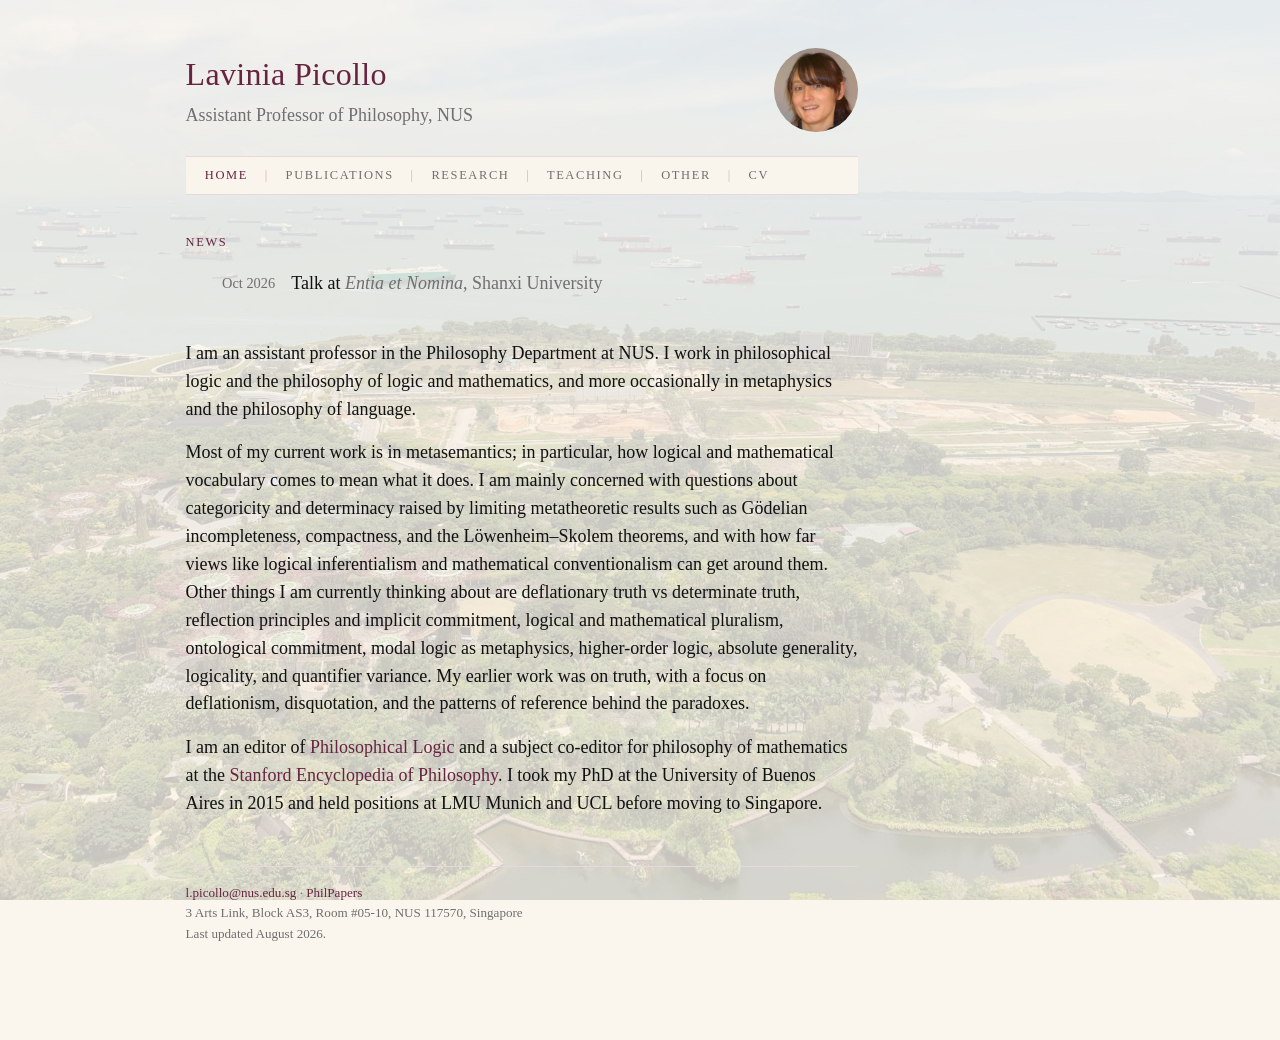
<file: index.html>
<!DOCTYPE html>
<html lang="en-GB">
<head>
<meta charset="utf-8">
<meta name="viewport" content="width=device-width, initial-scale=1">
<meta name="description" content="Lavinia Picollo is an assistant professor of philosophy at the National University of Singapore, working in philosophical logic and the philosophy of logic and mathematics.">
<link rel="canonical" href="https://laviniapicollo.com/">
<title>Lavinia Picollo</title>
<link rel="stylesheet" href="style.css">
</head>
<body>
<div class="wrap">

  <div class="masthead">
    <div>
      <h1><a href="index.html">Lavinia Picollo</a></h1>
      <p class="sub">Assistant Professor of Philosophy, NUS</p>
    </div>
    <img class="portrait" src="portrait.jpg" alt="Lavinia Picollo">
  </div>
  <nav class="jump">
    <a href="index.html" aria-current="page">Home</a>
    <span class="sep">|</span>
    <a href="publications.html">Publications</a>
    <span class="sep">|</span>
    <a href="research.html">Research</a>
    <span class="sep">|</span>
    <a href="teaching.html">Teaching</a>
    <span class="sep">|</span>
    <a href="other.html">Other</a>
    <span class="sep">|</span>
    <a href="cv.pdf">CV</a>
  </nav>

  <!-- ============ NEWS ============
       Hand-maintained: keep the few most recent and upcoming items.
       Drop a talk once it has happened; move a paper on once it is out.
       The fuller list lives on publications.html. -->
  <section id="news" class="plain">
    <div class="body">
      <h3 class="sub2">News</h3>
      <div class="entries">

        <div class="d">Oct 2026</div>
        <div class="e">Talk at <span class="meta"><i>Entia et Nomina</i>, Shanxi University</span></div>
      </div>
    </div>
  </section>

  <div class="lede">
    <p>I am an assistant professor in the Philosophy Department at NUS. I work in philosophical logic and the philosophy of logic and mathematics, and more occasionally in metaphysics and the philosophy of language.</p>
    <p>Most of my current work is in metasemantics; in particular, how logical and mathematical vocabulary comes to mean what it does. I am mainly concerned with questions about categoricity and determinacy raised by limiting metatheoretic results such as Gödelian incompleteness, compactness, and the Löwenheim&ndash;Skolem theorems, and with how far views like logical inferentialism and mathematical conventionalism can get around them. Other things I am currently thinking about are deflationary truth vs determinate truth, reflection principles and implicit commitment, logical and mathematical pluralism, ontological commitment, modal logic as metaphysics, higher-order logic, absolute generality, logicality, and quantifier variance. My earlier work was on truth, with a focus on deflationism, disquotation, and the patterns of reference behind the paradoxes.</p>
    <p>I am an editor of <a href="https://www.philosophical-logic.org">Philosophical Logic</a> and a subject co-editor for philosophy of mathematics at the <a href="https://plato.stanford.edu/">Stanford Encyclopedia of Philosophy</a>. I took my PhD at the University of Buenos Aires in 2015 and held positions at LMU Munich and UCL before moving to Singapore.</p>
  </div>

  <footer><a href="mailto:l.picollo@nus.edu.sg">l.picollo@nus.edu.sg</a> &middot; <a href="https://philpeople.org/profiles/lavinia-maria-picollo">PhilPapers</a><br>
    3 Arts Link, Block AS3, Room #05-10, NUS 117570, Singapore<br>
    Last updated August 2026.</footer>
</div>
</body>
</html>
</file>
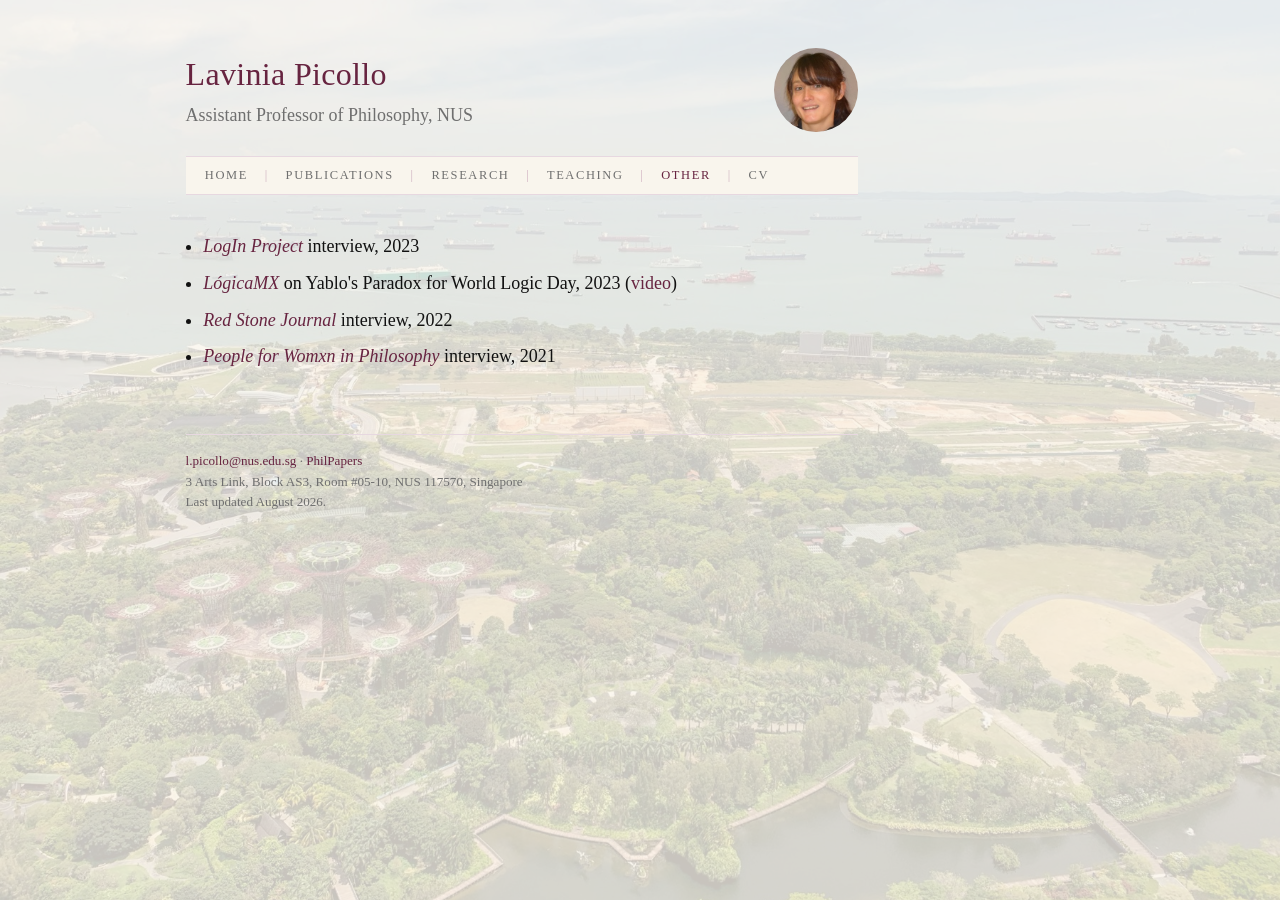
<file: other.html>
<!DOCTYPE html>
<html lang="en-GB">
<head>
<meta charset="utf-8">
<meta name="viewport" content="width=device-width, initial-scale=1">
<meta name="description" content="Interviews and public philosophy by Lavinia Picollo.">
<link rel="canonical" href="https://laviniapicollo.com/other.html">
<title>Other · Lavinia Picollo</title>
<link rel="stylesheet" href="style.css">
</head>
<body>
<div class="wrap">

  <div class="masthead">
    <div>
      <h1><a href="index.html">Lavinia Picollo</a></h1>
      <p class="sub">Assistant Professor of Philosophy, NUS</p>
    </div>
    <img class="portrait" src="portrait.jpg" alt="Lavinia Picollo">
  </div>
  <nav class="jump">
    <a href="index.html">Home</a>
    <span class="sep">|</span>
    <a href="publications.html">Publications</a>
    <span class="sep">|</span>
    <a href="research.html">Research</a>
    <span class="sep">|</span>
    <a href="teaching.html">Teaching</a>
    <span class="sep">|</span>
    <a href="other.html" aria-current="page">Other</a>
    <span class="sep">|</span>
    <a href="cv.pdf">CV</a>
  </nav>

  <section id="other" class="plain">
    <div class="body">
      <ul class="plain">
        <li><a href="https://open.spotify.com/episode/0YNKsvkwLanz6YsQ8L6qIJ"><i>LogIn Project</i></a> interview, 2023</li>
        <li><a href="https://logicamx.wixsite.com/logicamx/introduccion-a-las-paradojas"><i>LógicaMX</i></a> on Yablo's Paradox for World Logic Day, 2023 (<a href="https://www.youtube.com/watch?v=TrnLCFsN5i8">video</a>)</li>
        <li><a href="https://www.youtube.com/channel/UC7jPHVn9CVHK4a7XossSdkQ/featured"><i>Red Stone Journal</i></a> interview, 2022</li>
        <li><a href="https://pwips.home.blog/2021/01/21/interview-with-academics-5-dr-lavinia-picollo/"><i>People for Womxn in Philosophy</i></a> interview, 2021</li>
      </ul>
    </div>
  </section>

  <footer><a href="mailto:l.picollo@nus.edu.sg">l.picollo@nus.edu.sg</a> &middot; <a href="https://philpeople.org/profiles/lavinia-maria-picollo">PhilPapers</a><br>
    3 Arts Link, Block AS3, Room #05-10, NUS 117570, Singapore<br>
    Last updated August 2026.</footer>
</div>
</body>
</html>
</file>
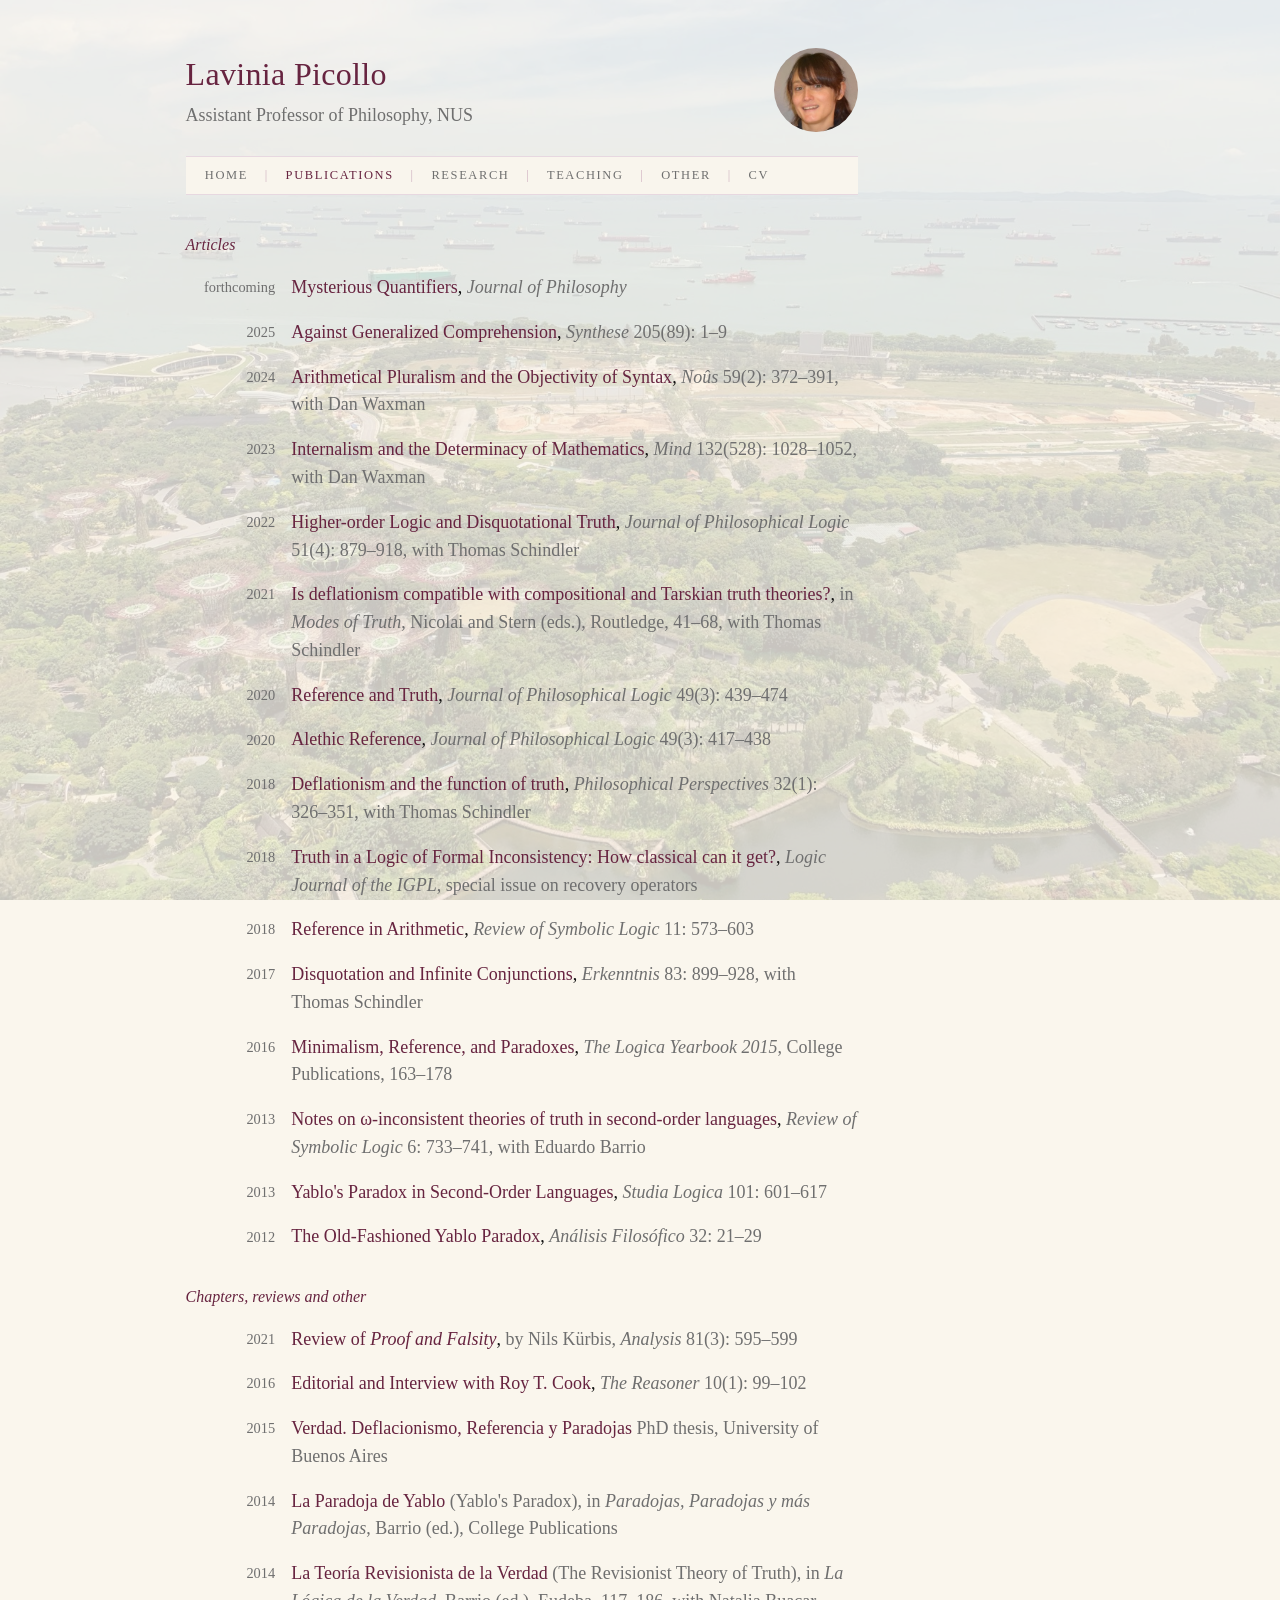
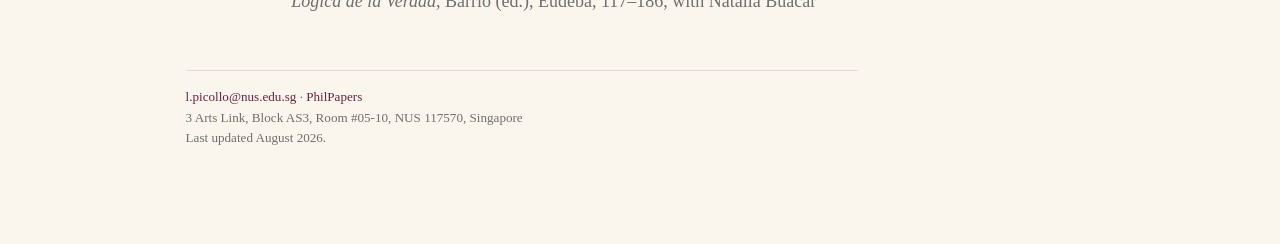
<file: publications.html>
<!DOCTYPE html>
<html lang="en-GB">
<head>
<meta charset="utf-8">
<meta name="viewport" content="width=device-width, initial-scale=1">
<meta name="description" content="Publications by Lavinia Picollo in philosophical logic, philosophy of mathematics, and theories of truth, with full text for each paper.">
<link rel="canonical" href="https://laviniapicollo.com/publications.html">
<title>Publications · Lavinia Picollo</title>
<link rel="stylesheet" href="style.css">
</head>
<body>
<div class="wrap">

  <div class="masthead">
    <div>
      <h1><a href="index.html">Lavinia Picollo</a></h1>
      <p class="sub">Assistant Professor of Philosophy, NUS</p>
    </div>
    <img class="portrait" src="portrait.jpg" alt="Lavinia Picollo">
  </div>
  <nav class="jump">
    <a href="index.html">Home</a>
    <span class="sep">|</span>
    <a href="publications.html" aria-current="page">Publications</a>
    <span class="sep">|</span>
    <a href="research.html">Research</a>
    <span class="sep">|</span>
    <a href="teaching.html">Teaching</a>
    <span class="sep">|</span>
    <a href="other.html">Other</a>
    <span class="sep">|</span>
    <a href="cv.pdf">CV</a>
  </nav>

  <section id="publications" class="plain">
    <div class="body">

      <h3 class="sub2">Articles</h3>
      <div class="entries">
        <div class="d" id="mysterious-quantifiers">forthcoming</div>
        <div class="e"><span class="title"><a href="papers/mysterious-quantifiers.pdf">Mysterious Quantifiers</a></span>, <span class="meta"><i>Journal of Philosophy</i></span></div>

        <div class="d">2025</div>
        <div class="e"><span class="title"><a href="papers/against-generalized-comprehension.pdf">Against Generalized Comprehension</a></span>, <span class="meta"><i>Synthese</i> 205(89): 1&ndash;9</span></div>

        <div class="d" id="arithmetical-pluralism">2024</div>
        <div class="e"><span class="title"><a href="papers/arithmetical-pluralism.pdf">Arithmetical Pluralism and the Objectivity of Syntax</a></span>, <span class="meta"><i>Noûs</i> 59(2): 372&ndash;391, with Dan Waxman</span></div>

        <div class="d" id="internalism">2023</div>
        <div class="e"><span class="title"><a href="papers/internalism-determinacy.pdf">Internalism and the Determinacy of Mathematics</a></span>, <span class="meta"><i>Mind</i> 132(528): 1028&ndash;1052, with Dan Waxman</span></div>

        <div class="d">2022</div>
        <div class="e"><span class="title"><a href="papers/higher-order-logic-disquotational-truth.pdf">Higher-order Logic and Disquotational Truth</a></span>, <span class="meta"><i>Journal of Philosophical Logic</i> 51(4): 879&ndash;918, with Thomas Schindler</span></div>

        <div class="d">2021</div>
        <div class="e"><span class="title"><a href="papers/deflationism-compositional-tarskian.pdf">Is deflationism compatible with compositional and Tarskian truth theories?</a></span>, <span class="meta">in <i>Modes of Truth</i>, Nicolai and Stern (eds.), Routledge, 41&ndash;68, with Thomas Schindler</span></div>

        <div class="d">2020</div>
        <div class="e"><span class="title"><a href="papers/reference-and-truth.pdf">Reference and Truth</a></span>, <span class="meta"><i>Journal of Philosophical Logic</i> 49(3): 439&ndash;474</span></div>

        <div class="d">2020</div>
        <div class="e"><span class="title"><a href="papers/alethic-reference.pdf">Alethic Reference</a></span>, <span class="meta"><i>Journal of Philosophical Logic</i> 49(3): 417&ndash;438</span></div>

        <div class="d">2018</div>
        <div class="e"><span class="title"><a href="papers/deflationism-function-of-truth.pdf">Deflationism and the function of truth</a></span>, <span class="meta"><i>Philosophical Perspectives</i> 32(1): 326&ndash;351, with Thomas Schindler</span></div>

        <div class="d">2018</div>
        <div class="e"><span class="title"><a href="papers/truth-in-an-lfi.pdf">Truth in a Logic of Formal Inconsistency: How classical can it get?</a></span>, <span class="meta"><i>Logic Journal of the IGPL</i>, special issue on recovery operators</span></div>

        <div class="d">2018</div>
        <div class="e"><span class="title"><a href="papers/reference-in-arithmetic.pdf">Reference in Arithmetic</a></span>, <span class="meta"><i>Review of Symbolic Logic</i> 11: 573&ndash;603</span></div>

        <div class="d">2017</div>
        <div class="e"><span class="title"><a href="papers/disquotation-infinite-conjunctions.pdf">Disquotation and Infinite Conjunctions</a></span>, <span class="meta"><i>Erkenntnis</i> 83: 899&ndash;928, with Thomas Schindler</span></div>

        <div class="d">2016</div>
        <div class="e"><span class="title"><a href="papers/minimalism-reference-paradoxes.pdf">Minimalism, Reference, and Paradoxes</a></span>, <span class="meta"><i>The Logica Yearbook 2015</i>, College Publications, 163&ndash;178</span></div>

        <div class="d">2013</div>
        <div class="e"><span class="title"><a href="papers/omega-inconsistent-theories.pdf">Notes on &omega;-inconsistent theories of truth in second-order languages</a></span>, <span class="meta"><i>Review of Symbolic Logic</i> 6: 733&ndash;741, with Eduardo Barrio</span></div>

        <div class="d">2013</div>
        <div class="e"><span class="title"><a href="papers/yablo-second-order.pdf">Yablo's Paradox in Second-Order Languages</a></span>, <span class="meta"><i>Studia Logica</i> 101: 601&ndash;617</span></div>

        <div class="d">2012</div>
        <div class="e"><span class="title"><a href="papers/old-fashioned-yablo.pdf">The Old-Fashioned Yablo Paradox</a></span>, <span class="meta"><i>Análisis Filosófico</i> 32: 21&ndash;29</span></div>
      </div>

      <h3 class="sub2">Chapters, reviews and other</h3>
      <div class="entries">
        <div class="d">2021</div>
        <div class="e"><span class="title"><a href="papers/review-proof-and-falsity.pdf">Review of <i>Proof and Falsity</i></a></span>, <span class="meta">by Nils Kürbis, <i>Analysis</i> 81(3): 595&ndash;599</span></div>
        <div class="d">2016</div>
        <div class="e"><span class="title"><a href="papers/reasoner-10-1.pdf">Editorial and Interview with Roy T. Cook</a></span>, <span class="meta"><i>The Reasoner</i> 10(1): 99&ndash;102</span></div>
        <div class="d">2015</div>
        <div class="e"><span class="title"><a href="papers/thesis.pdf">Verdad. Deflacionismo, Referencia y Paradojas</a></span> <span class="meta">PhD thesis, University of Buenos Aires</span></div>
        <div class="d">2014</div>
        <div class="e"><span class="title"><a href="papers/la-paradoja-de-yablo.pdf">La Paradoja de Yablo</a></span> <span class="meta">(Yablo's Paradox), in <i>Paradojas, Paradojas y más Paradojas</i>, Barrio (ed.), College Publications</span></div>
        <div class="d">2014</div>
        <div class="e"><span class="title"><a href="papers/la-teoria-revisionista.pdf">La Teoría Revisionista de la Verdad</a></span> <span class="meta">(The Revisionist Theory of Truth), in <i>La Lógica de la Verdad</i>, Barrio (ed.), Eudeba, 117&ndash;186, with Natalia Buacar</span></div>
      </div>
    </div>
  </section>

  <footer><a href="mailto:l.picollo@nus.edu.sg">l.picollo@nus.edu.sg</a> &middot; <a href="https://philpeople.org/profiles/lavinia-maria-picollo">PhilPapers</a><br>
    3 Arts Link, Block AS3, Room #05-10, NUS 117570, Singapore<br>
    Last updated August 2026.</footer>
</div>
</body>
</html>
</file>
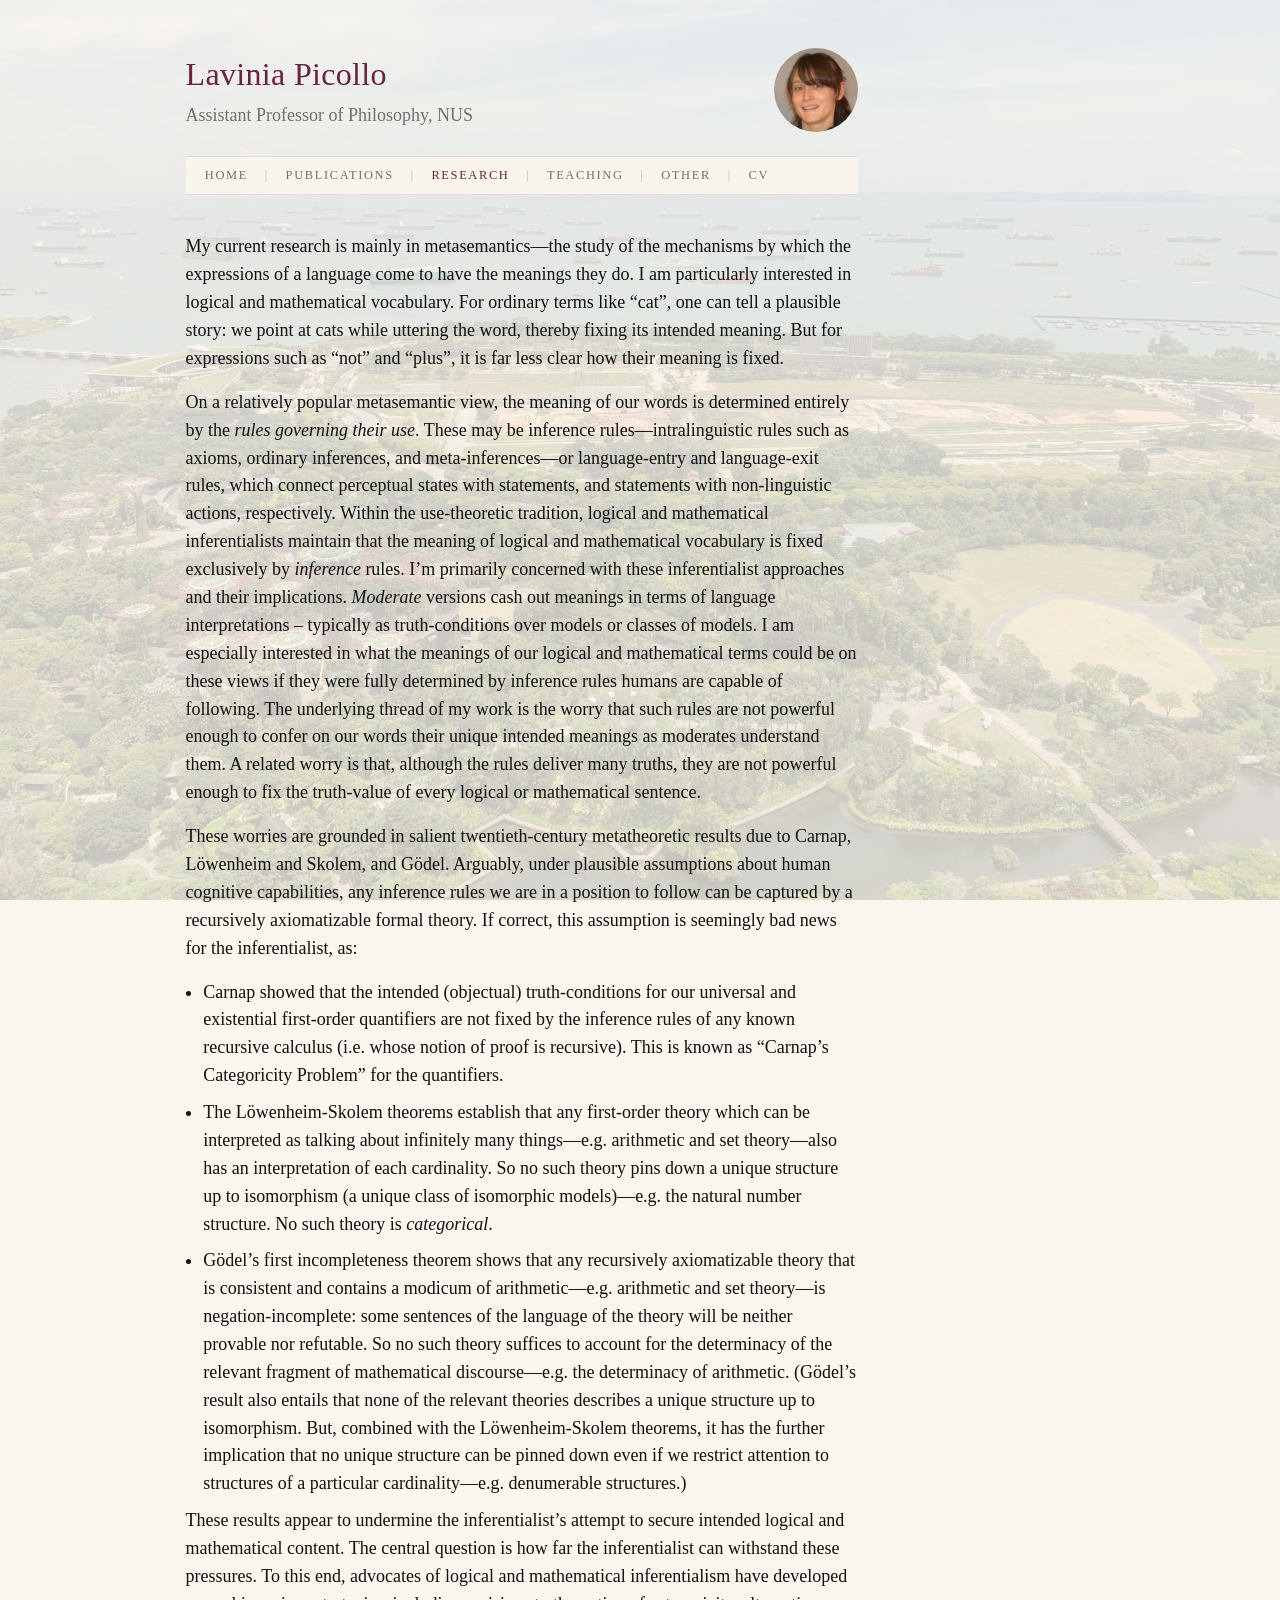
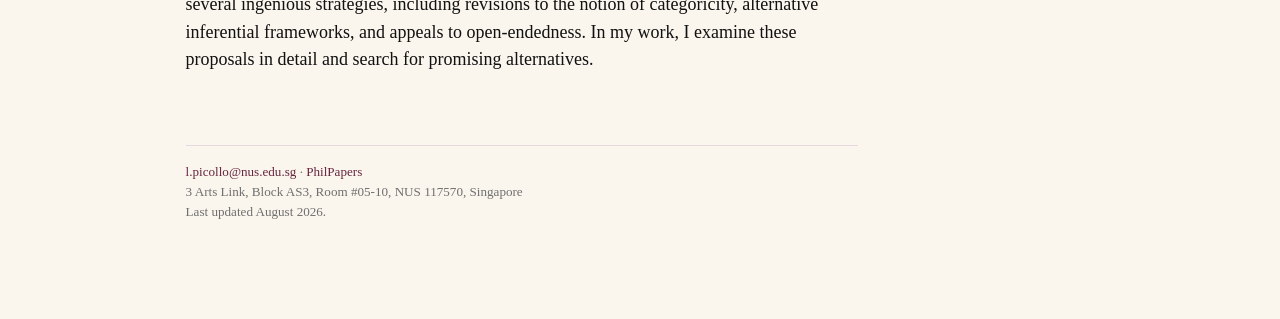
<file: research.html>
<!DOCTYPE html>
<html lang="en-GB">
<head>
<meta charset="utf-8">
<meta name="viewport" content="width=device-width, initial-scale=1">
<meta name="description" content="Research in metasemantics: how logical and mathematical vocabulary comes to have the meanings it does, and whether inference rules can fix those meanings.">
<link rel="canonical" href="https://laviniapicollo.com/research.html">
<title>Research · Lavinia Picollo</title>
<link rel="stylesheet" href="style.css">
</head>
<body>
<div class="wrap">

  <div class="masthead">
    <div>
      <h1><a href="index.html">Lavinia Picollo</a></h1>
      <p class="sub">Assistant Professor of Philosophy, NUS</p>
    </div>
    <img class="portrait" src="portrait.jpg" alt="Lavinia Picollo">
  </div>
  <nav class="jump">
    <a href="index.html">Home</a>
    <span class="sep">|</span>
    <a href="publications.html">Publications</a>
    <span class="sep">|</span>
    <a href="research.html" aria-current="page">Research</a>
    <span class="sep">|</span>
    <a href="teaching.html">Teaching</a>
    <span class="sep">|</span>
    <a href="other.html">Other</a>
    <span class="sep">|</span>
    <a href="cv.pdf">CV</a>
  </nav>

  <section id="research" class="plain">
    <div class="body">

      <p>My current research is mainly in metasemantics&mdash;the study of the mechanisms by which the expressions of a language come to have the meanings they do. I am particularly interested in logical and mathematical vocabulary. For ordinary terms like &ldquo;cat&rdquo;, one can tell a plausible story: we point at cats while uttering the word, thereby fixing its intended meaning. But for expressions such as &ldquo;not&rdquo; and &ldquo;plus&rdquo;, it is far less clear how their meaning is fixed.</p>

      <p>On a relatively popular metasemantic view, the meaning of our words is determined entirely by the <i>rules governing their use</i>. These may be inference rules&mdash;intralinguistic rules such as axioms, ordinary inferences, and meta-inferences&mdash;or language-entry and language-exit rules, which connect perceptual states with statements, and statements with non-linguistic actions, respectively. Within the use-theoretic tradition, logical and mathematical inferentialists maintain that the meaning of logical and mathematical vocabulary is fixed exclusively by <i>inference</i> rules. I&rsquo;m primarily concerned with these inferentialist approaches and their implications. <i>Moderate</i> versions cash out meanings in terms of language interpretations &ndash; typically as truth-conditions over models or classes of models. I am especially interested in what the meanings of our logical and mathematical terms could be on these views if they were fully determined by inference rules humans are capable of following. The underlying thread of my work is the worry that such rules are not powerful enough to confer on our words their unique intended meanings as moderates understand them. A related worry is that, although the rules deliver many truths, they are not powerful enough to fix the truth-value of every logical or mathematical sentence.</p>

      <p>These worries are grounded in salient twentieth-century metatheoretic results due to Carnap, L&ouml;wenheim and Skolem, and G&ouml;del. Arguably, under plausible assumptions about human cognitive capabilities, any inference rules we are in a position to follow can be captured by a recursively axiomatizable formal theory. If correct, this assumption is seemingly bad news for the inferentialist, as:</p>

      <ul class="plain">
        <li>Carnap showed that the intended (objectual) truth-conditions for our universal and existential first-order quantifiers are not fixed by the inference rules of any known recursive calculus (i.e. whose notion of proof is recursive). This is known as &ldquo;Carnap&rsquo;s Categoricity Problem&rdquo; for the quantifiers.</li>

        <li>The L&ouml;wenheim-Skolem theorems establish that any first-order theory which can be interpreted as talking about infinitely many things&mdash;e.g. arithmetic and set theory&mdash;also has an interpretation of each cardinality. So no such theory pins down a unique structure up to isomorphism (a unique class of isomorphic models)&mdash;e.g. the natural number structure. No such theory is <i>categorical</i>.</li>

        <li>G&ouml;del&rsquo;s first incompleteness theorem shows that any recursively axiomatizable theory that is consistent and contains a modicum of arithmetic&mdash;e.g. arithmetic and set theory&mdash;is negation-incomplete: some sentences of the language of the theory will be neither provable nor refutable. So no such theory suffices to account for the determinacy of the relevant fragment of mathematical discourse&mdash;e.g. the determinacy of arithmetic. (G&ouml;del&rsquo;s result also entails that none of the relevant theories describes a unique structure up to isomorphism. But, combined with the L&ouml;wenheim-Skolem theorems, it has the further implication that no unique structure can be pinned down even if we restrict attention to structures of a particular cardinality&mdash;e.g. denumerable structures.)</li>
      </ul>

      <p>These results appear to undermine the inferentialist&rsquo;s attempt to secure intended logical and mathematical content. The central question is how far the inferentialist can withstand these pressures. To this end, advocates of logical and mathematical inferentialism have developed several ingenious strategies, including revisions to the notion of categoricity, alternative inferential frameworks, and appeals to open-endedness. In my work, I examine these proposals in detail and search for promising alternatives.</p>

    </div>
  </section>

  <footer><a href="mailto:l.picollo@nus.edu.sg">l.picollo@nus.edu.sg</a> &middot; <a href="https://philpeople.org/profiles/lavinia-maria-picollo">PhilPapers</a><br>
    3 Arts Link, Block AS3, Room #05-10, NUS 117570, Singapore<br>
    Last updated August 2026.</footer>
</div>
</body>
</html>
</file>
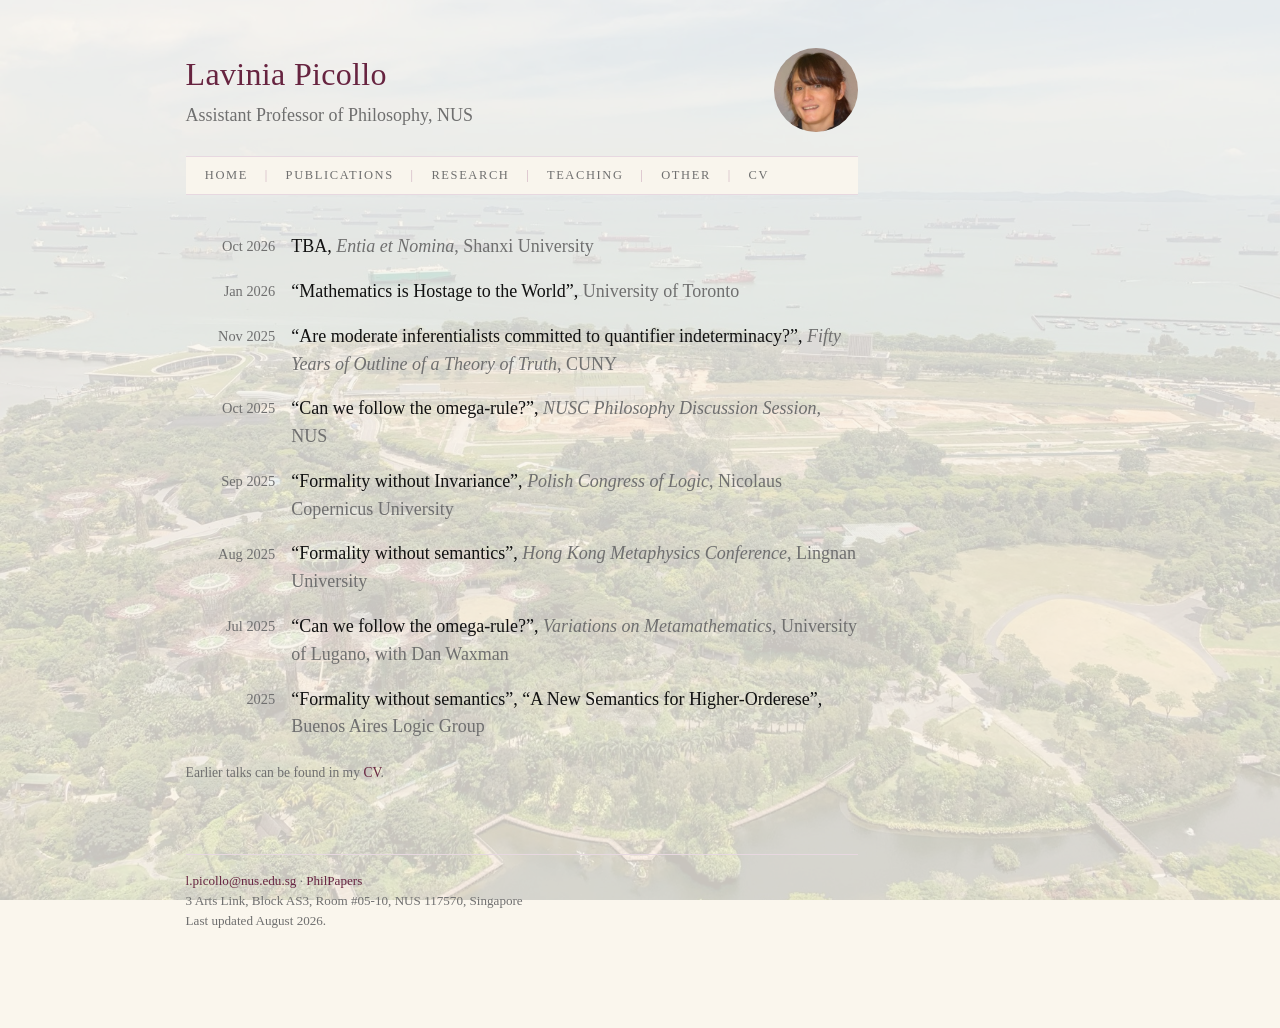
<file: talks.html>
<!DOCTYPE html>
<html lang="en-GB">
<head>
<meta charset="utf-8">
<meta name="viewport" content="width=device-width, initial-scale=1">
<meta name="description" content="Talks given by Lavinia Picollo at academic events.">
<link rel="canonical" href="https://laviniapicollo.com/talks.html">
<title>Talks · Lavinia Picollo</title>
<link rel="stylesheet" href="style.css">
</head>
<body>
<div class="wrap">

  <div class="masthead">
    <div>
      <h1><a href="index.html">Lavinia Picollo</a></h1>
      <p class="sub">Assistant Professor of Philosophy, NUS</p>
    </div>
    <img class="portrait" src="portrait.jpg" alt="Lavinia Picollo">
  </div>
  <nav class="jump">
    <a href="index.html">Home</a>
    <span class="sep">|</span>
    <a href="publications.html">Publications</a>
    <span class="sep">|</span>
    <a href="research.html">Research</a>
    <span class="sep">|</span>
    <a href="teaching.html">Teaching</a>
    <span class="sep">|</span>
    <a href="other.html">Other</a>
    <span class="sep">|</span>
    <a href="cv.pdf">CV</a>
  </nav>

  <section id="talks" class="plain">
    <div class="body">
      <div class="entries">
        <div class="d">Oct 2026</div>
        <div class="e">TBA, <span class="meta"><i>Entia et Nomina</i>, Shanxi University</span></div>
        <div class="d">Jan 2026</div>
        <div class="e">&ldquo;Mathematics is Hostage to the World&rdquo;, <span class="meta">University of Toronto</span></div>
        <div class="d">Nov 2025</div>
        <div class="e">&ldquo;Are moderate inferentialists committed to quantifier indeterminacy?&rdquo;, <span class="meta"><i>Fifty Years of Outline of a Theory of Truth</i>, CUNY</span></div>
        <div class="d">Oct 2025</div>
        <div class="e">&ldquo;Can we follow the omega-rule?&rdquo;, <span class="meta"><i>NUSC Philosophy Discussion Session</i>, NUS</span></div>
        <div class="d">Sep 2025</div>
        <div class="e">&ldquo;Formality without Invariance&rdquo;, <span class="meta"><i>Polish Congress of Logic</i>, Nicolaus Copernicus University</span></div>
        <div class="d">Aug 2025</div>
        <div class="e">&ldquo;Formality without semantics&rdquo;, <span class="meta"><i>Hong Kong Metaphysics Conference</i>, Lingnan University</span></div>
        <div class="d">Jul 2025</div>
        <div class="e">&ldquo;Can we follow the omega-rule?&rdquo;, <span class="meta"><i>Variations on Metamathematics</i>, University of Lugano, with Dan Waxman</span></div>
        <div class="d">2025</div>
        <div class="e">&ldquo;Formality without semantics&rdquo;, &ldquo;A New Semantics for Higher-Orderese&rdquo;, <span class="meta">Buenos Aires Logic Group</span></div>
      </div>
      <p class="links" style="margin-top:1.3rem">Earlier talks can be found in my <a href="cv.pdf">CV</a>.</p>
    </div>
  </section>

  <footer><a href="mailto:l.picollo@nus.edu.sg">l.picollo@nus.edu.sg</a> &middot; <a href="https://philpeople.org/profiles/lavinia-maria-picollo">PhilPapers</a><br>
    3 Arts Link, Block AS3, Room #05-10, NUS 117570, Singapore<br>
    Last updated August 2026.</footer>
</div>
</body>
</html>
</file>
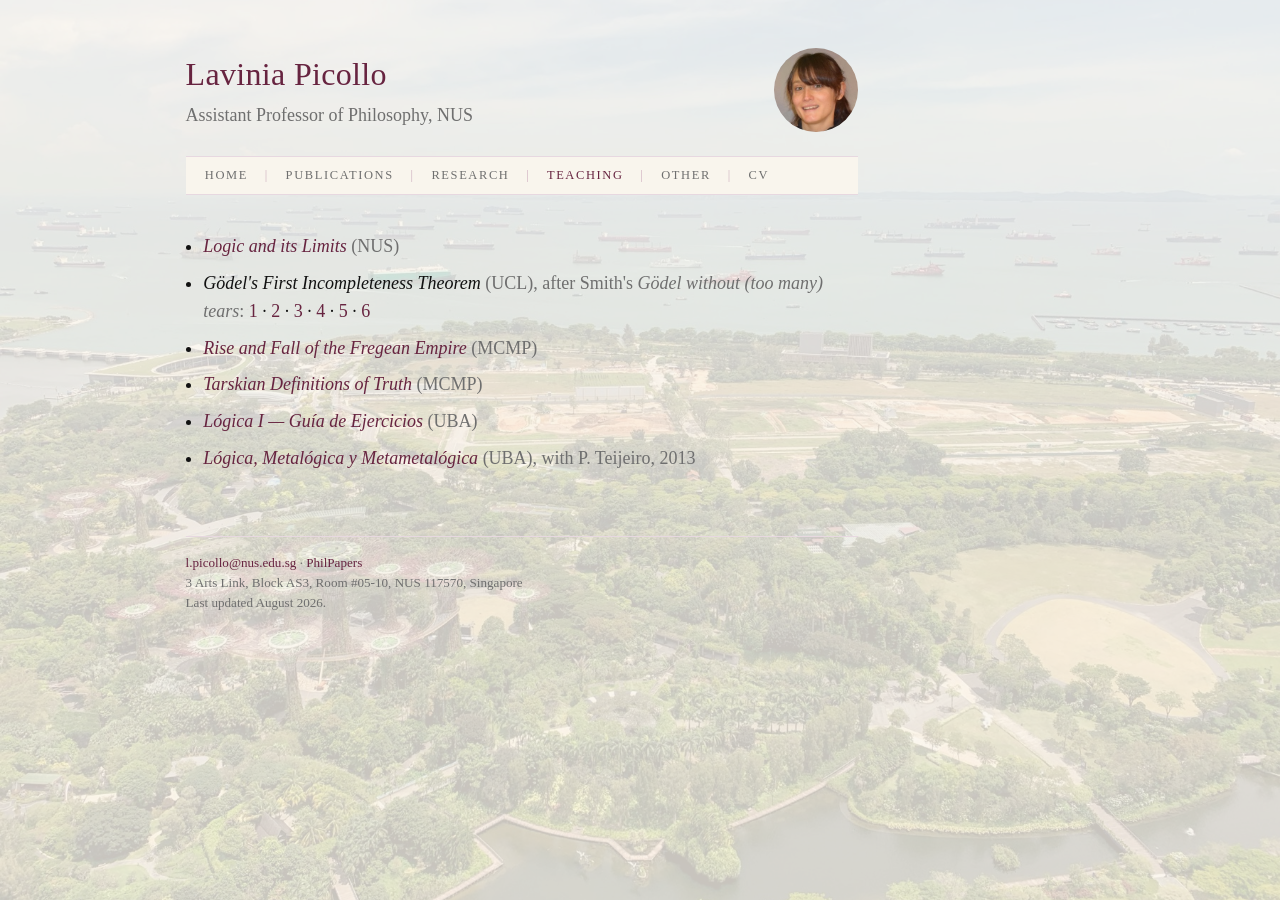
<file: teaching.html>
<!DOCTYPE html>
<html lang="en-GB">
<head>
<meta charset="utf-8">
<meta name="viewport" content="width=device-width, initial-scale=1">
<meta name="description" content="Course notes and teaching materials by Lavinia Picollo, from NUS, UCL, the MCMP in Munich, and the University of Buenos Aires.">
<link rel="canonical" href="https://laviniapicollo.com/teaching.html">
<title>Teaching · Lavinia Picollo</title>
<link rel="stylesheet" href="style.css">
</head>
<body>
<div class="wrap">

  <div class="masthead">
    <div>
      <h1><a href="index.html">Lavinia Picollo</a></h1>
      <p class="sub">Assistant Professor of Philosophy, NUS</p>
    </div>
    <img class="portrait" src="portrait.jpg" alt="Lavinia Picollo">
  </div>
  <nav class="jump">
    <a href="index.html">Home</a>
    <span class="sep">|</span>
    <a href="publications.html">Publications</a>
    <span class="sep">|</span>
    <a href="research.html">Research</a>
    <span class="sep">|</span>
    <a href="teaching.html" aria-current="page">Teaching</a>
    <span class="sep">|</span>
    <a href="other.html">Other</a>
    <span class="sep">|</span>
    <a href="cv.pdf">CV</a>
  </nav>

  <section id="teaching" class="plain">
    <div class="body">
      <ul class="plain">
        <li><a href="teaching/logic-and-its-limits.pdf"><i>Logic and its Limits</i></a> <span class="meta">(NUS)</span></li>
        <li><i>Gödel's First Incompleteness Theorem</i> <span class="meta">(UCL), after Smith's <i>Gödel without (too many) tears</i>:</span>
          <a href="teaching/godel-1.pdf">1</a> &middot; <a href="teaching/godel-2.pdf">2</a> &middot; <a href="teaching/godel-3.pdf">3</a> &middot; <a href="teaching/godel-4.pdf">4</a> &middot; <a href="teaching/godel-5.pdf">5</a> &middot; <a href="teaching/godel-6.pdf">6</a></li>
        <li><a href="teaching/fregean-empire.pdf"><i>Rise and Fall of the Fregean Empire</i></a> <span class="meta">(MCMP)</span></li>
        <li><a href="teaching/tarskian-definitions-of-truth.pdf"><i>Tarskian Definitions of Truth</i></a> <span class="meta">(MCMP)</span></li>
        <li><a href="teaching/logica-i-guia-de-ejercicios.pdf"><i>Lógica I &mdash; Guía de Ejercicios</i></a> <span class="meta">(UBA)</span></li>
        <li><a href="teaching/logica-metalogica-metametalogica.pdf"><i>Lógica, Metalógica y Metametalógica</i></a> <span class="meta">(UBA), with P. Teijeiro, 2013</span></li>
      </ul>
    </div>
  </section>

  <footer><a href="mailto:l.picollo@nus.edu.sg">l.picollo@nus.edu.sg</a> &middot; <a href="https://philpeople.org/profiles/lavinia-maria-picollo">PhilPapers</a><br>
    3 Arts Link, Block AS3, Room #05-10, NUS 117570, Singapore<br>
    Last updated August 2026.</footer>
</div>
</body>
</html>
</file>
<file: style.css>
:root{ --ink:#111; --muted:#6f6f6f; --rule:#dcdcda; --measure:42rem;
  --paper:#faf6ed; --paper-veil:#faf6edee; --accent:#672440; --accent-soft:#cfb2c1; --accent-rule:#e7d8e0; --accent-dark:#461528; }
*{box-sizing:border-box}
body{margin:0; background:var(--paper); color:var(--ink);
  font-family:"Libertinus Serif","Hoefler Text",Palatino,"Palatino Linotype",Georgia,serif;
  font-size:18px; line-height:1.55;}
.wrap{max-width:60rem; margin:0 auto; padding:3rem 1.6rem 6rem;}
/* Colour alone marks a link — no underline anywhere, including on hover.
   Hover deepens the colour; keyboard focus gets a ring, since focus must stay
   visible for anyone navigating without a mouse. */
a{color:var(--accent); text-decoration:none}
a:hover{color:var(--accent-dark)}
a:focus-visible{outline:2px solid var(--accent-soft); outline-offset:2px; border-radius:1px}
p{margin:0 0 1rem}

/* header */
h1{font-size:2rem; font-weight:400; margin:0 0 .2rem; letter-spacing:.01em}
.sub{color:var(--muted); margin:0 0 .9rem}
.toplinks{font-size:.9rem; margin:0 0 2rem}
.toplinks a{margin-right:1.1rem}
.lede{max-width:var(--measure)}

/* jump nav — sticky, unobtrusive */
.jump{position:sticky; top:0; background:var(--paper-veil); backdrop-filter:blur(4px);
  border-top:1px solid var(--rule); border-bottom:1px solid var(--rule);
  padding:.55rem 0 .55rem 1.2rem; margin:0 0 2.4rem; font-size:.78rem; letter-spacing:.13em; text-transform:uppercase}
.jump a{color:var(--muted); text-decoration:none}
.jump .sep{color:var(--accent-soft); margin:0 .75rem}
.jump a:hover{color:var(--accent)}

/* sections with margin labels, echoing the CV */
section{display:grid; grid-template-columns:9rem 1fr; gap:0 2rem; margin:0 0 3.4rem; scroll-margin-top:3.4rem}
section > h2{grid-column:1; margin:.3rem 0 0; font-size:.82rem; font-weight:400;
  font-variant:small-caps; letter-spacing:.06em; text-align:right; color:var(--muted)}
section > .body{grid-column:2; max-width:var(--measure)}
@media (max-width:760px){
  section{grid-template-columns:1fr}
  section > h2{text-align:left; margin-bottom:.7rem}
}

h3.sub2{font-size:1rem; font-style:italic; font-weight:400; margin:2.1rem 0 1rem}
h3.sub2:first-child{margin-top:0}
.entries{display:grid; grid-template-columns:5.6rem 1fr; gap:1.05rem 1rem; margin:0}
.entries .d{text-align:right; color:var(--muted); font-size:.9rem; padding-top:.15em}
@media (max-width:760px){
  .entries{grid-template-columns:1fr; gap:.2rem}
  .entries .d{text-align:left}
  .entries .e{margin-bottom:1rem}
}
.title{font-weight:400}
.meta{color:var(--muted)}
.links{font-size:.85rem; color:var(--muted); margin-top:.12rem}
.links a{color:var(--muted)}
details{margin-top:.3rem}
details summary{font-size:.85rem; color:var(--muted); cursor:pointer; list-style:none}
details summary::-webkit-details-marker{display:none}
details summary::before{content:"▸ "; }
details[open] summary::before{content:"▾ "; }
details .ab{font-size:.92rem; color:#3a3a3a; margin:.45rem 0 0; padding-left:.9rem; border-left:2px solid var(--rule)}
ul.plain{margin:0; padding-left:1.1rem}
ul.plain li{margin:0 0 .55rem}
footer{margin-top:3rem; padding-top:1rem; border-top:1px solid var(--rule); color:var(--muted); font-size:.82rem}

/* multi-page additions */
/* A section on its own page needs no margin label: the nav already names it.
   Drop the label column so the body starts at the page's left edge. */
section.plain{grid-template-columns:1fr}
section.plain > .body{grid-column:1}
h1 a{text-decoration:none}
.jump a[aria-current="page"]{color:var(--accent)}
.entries .d{scroll-margin-top:3.4rem}

/* The News block leads the front page, so it sits tighter than a full section. */
#news{margin-bottom:2.6rem}
/* The News label takes the banner's typography, so the two read as one system. */
#news h3.sub2{font-size:.78rem; font-style:normal; font-weight:400;
  letter-spacing:.13em; text-transform:uppercase; color:var(--accent);
  margin:0 0 1.1rem}

/* ---- aubergine accents -------------------------------------------------
   Restraint is the point: prose links and the current tab carry the colour,
   the dense link rows under each entry stay grey until hovered. */
h1 a{color:var(--accent)}                      /* the name carries the colour */
.links a, footer a{color:var(--accent)}

details summary{color:var(--accent)}
details summary::before{color:var(--accent)}
details .ab{border-left:2px solid var(--accent-soft)}
.entries .d{color:var(--muted)}

/* a little more of it: subsection headings, and the two rules that frame the page */
h3.sub2{color:var(--accent)}
.jump{border-top-color:var(--accent-rule); border-bottom-color:var(--accent-rule)}
footer{border-top-color:var(--accent-rule)}

/* The Abstract toggle rides on the end of the links row; the abstract itself
   still drops onto its own line underneath when opened. */
.links details, .links details summary{display:inline}
.links details .ab{display:block}

/* ---- masthead with portrait ----
   Name and title on the left, a small portrait on the right. The photo is
   deliberately modest: this is a text site and it should stay one. */
/* Name on the left, portrait out at the right margin, flush with the banner and
   the text column below. The block keeps its own clearance above the banner rule,
   since the circle is taller than the two lines of text beside it. */
.masthead{display:flex; align-items:center; justify-content:space-between; gap:2rem;
  margin:0 0 1.5rem}
.masthead .sub{margin-bottom:0}
.portrait{width:84px; height:84px; object-fit:cover; border-radius:50%; flex:none;
  filter:brightness(1.04) saturate(1.02)}
@media (max-width:560px){ .portrait{width:76px; height:76px} }

/* ---- background photograph ----
   Held behind everything at low opacity and fixed to the viewport, so it reads
   as a tint on the paper rather than a picture competing with the text. */
body::before{
  content:""; position:fixed; inset:0; z-index:-1;
  background:url("bg.jpg") center/cover no-repeat;
  opacity:.20;
}

/* ---- one right-hand margin ----
   The banner rules, the masthead (and so the portrait) and the footer rule all
   stop at the same measure as the text column, instead of running to the full
   page width. Everything now lines up on one right edge. */
.masthead, .jump, footer{max-width:var(--measure)}

/* ---- phones ----
   The banner wraps onto as many lines as it needs; the masthead stacks so the
   portrait never squeezes the name; the photograph steps back so text stays
   readable on a small, bright screen. */
@media (max-width:620px){
  .wrap{padding:2rem 1.1rem 4rem}
  h1{font-size:1.6rem}
  body{font-size:17px}
  .masthead{gap:1rem}
  .jump{padding:.5rem 0 .5rem .9rem; margin-bottom:1.8rem; letter-spacing:.09em; line-height:2}
  .jump .sep{margin:0 .5rem}
  body::before{opacity:.08}
  .entries{gap:.9rem 0}
}
@media (max-width:420px){
  .masthead{flex-direction:row; align-items:center}
  .portrait{width:60px; height:60px}
  h1{font-size:1.45rem}
}
</file>
